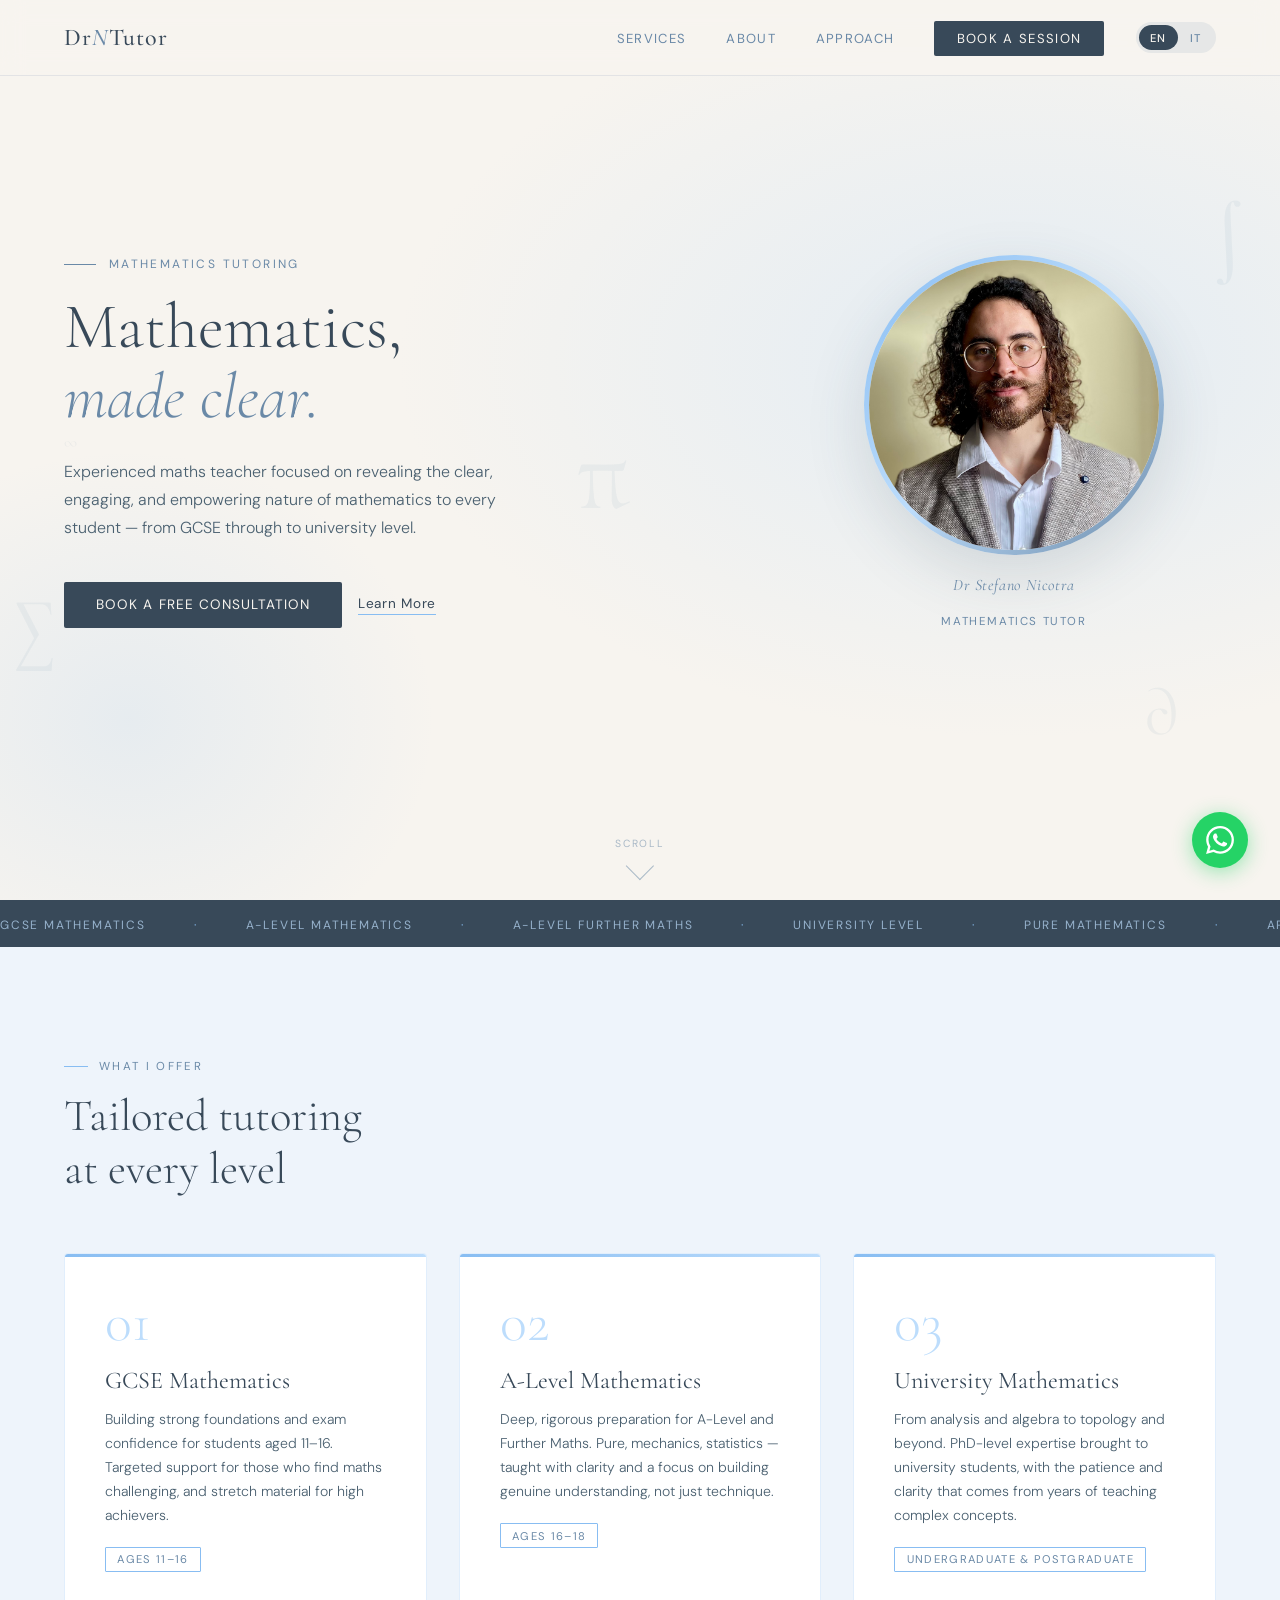
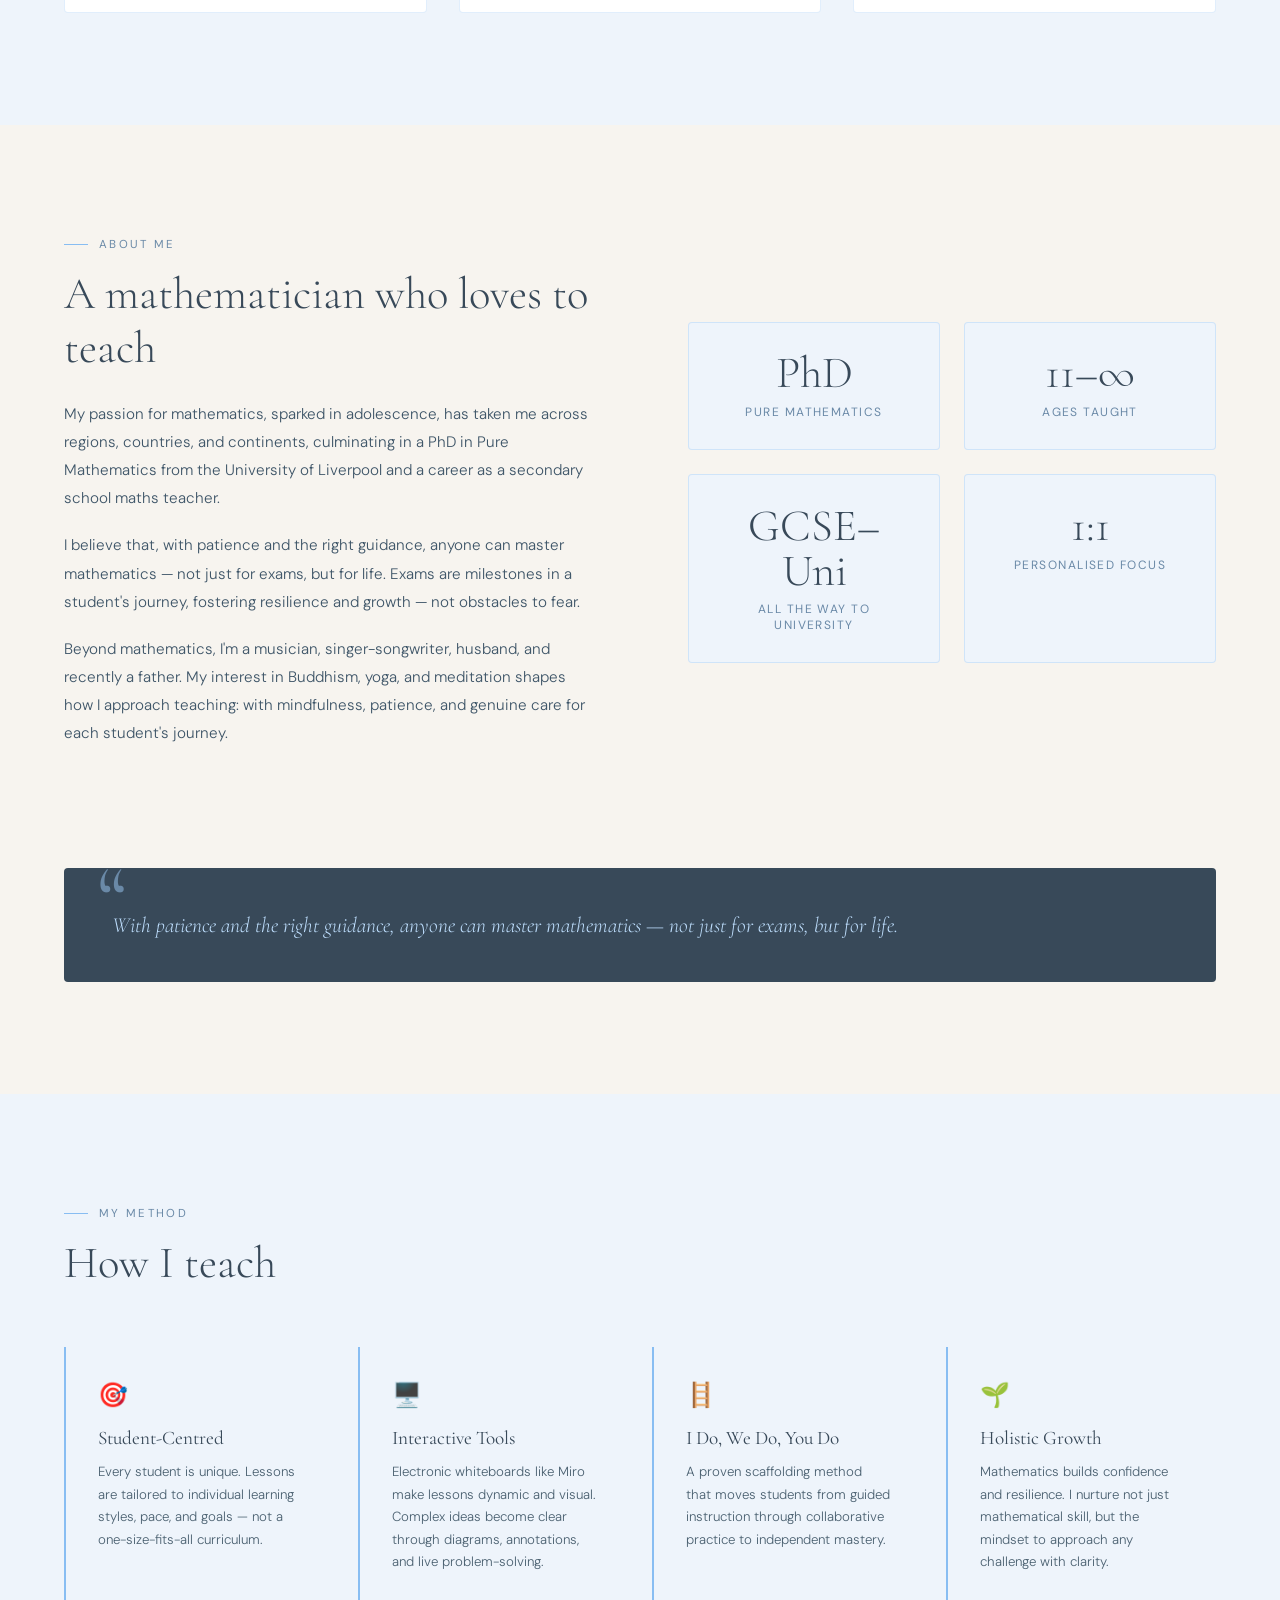
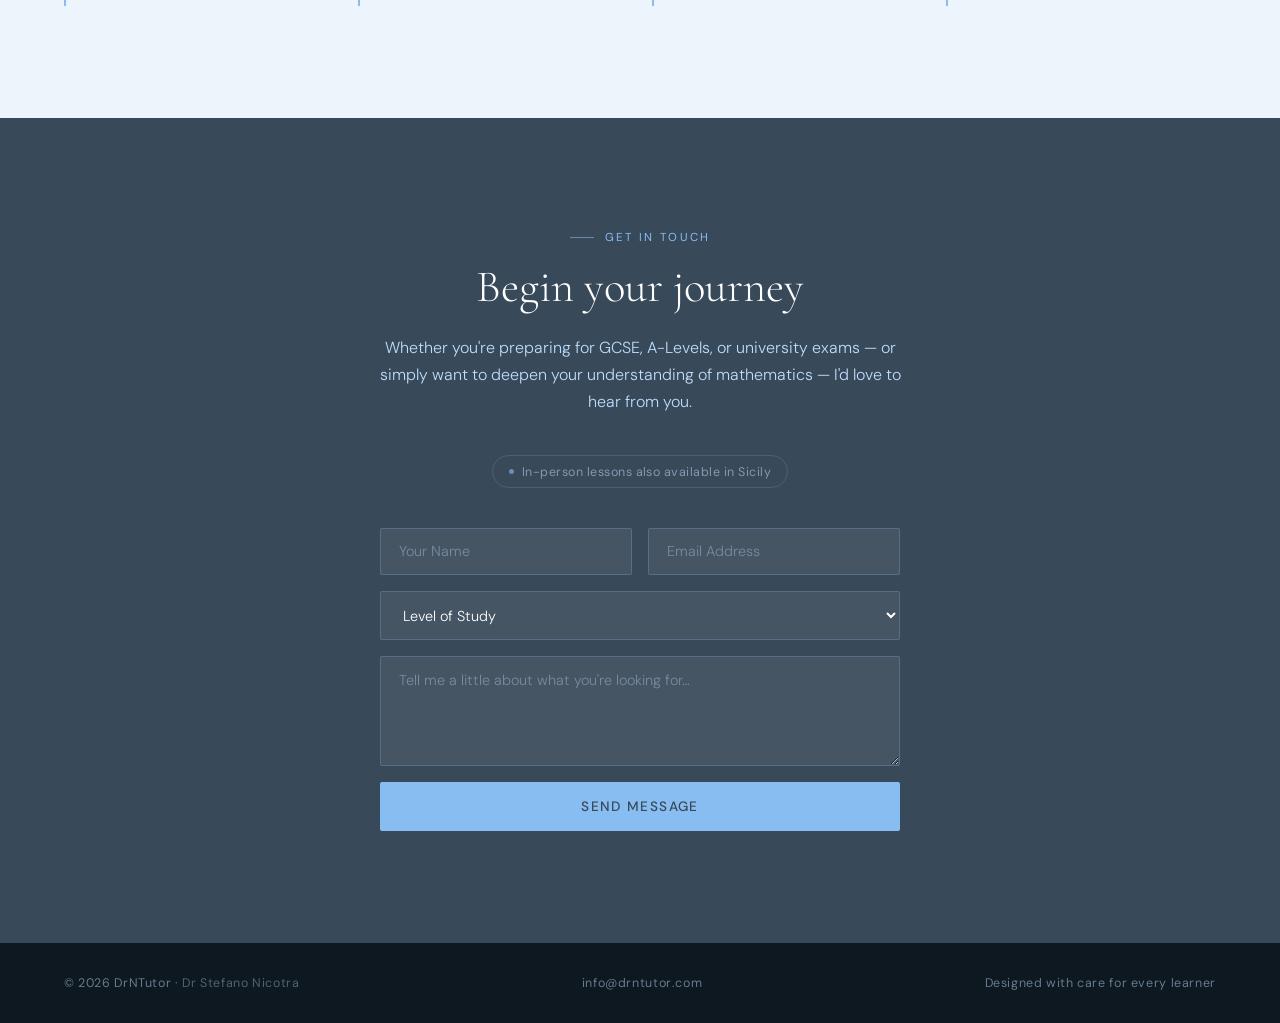
<file: index.html>
<!DOCTYPE html>
<html lang="en">
<head>
  <meta charset="UTF-8">
  <meta name="viewport" content="width=device-width, initial-scale=1.0">
  <title>DrNTutor — Mathematics Tutoring</title>
  <meta name="description" content="Expert mathematics tutoring by Dr Stefano Nicotra. GCSE, A-Level, and university-level maths — online and in person in Sicily. Book a free consultation today.">
  <link rel="canonical" href="https://drntutor.com/">
  <link rel="alternate" hreflang="en" href="https://drntutor.com/">
  <link rel="alternate" hreflang="it" href="https://drntutor.com/it/">
  <link rel="alternate" hreflang="x-default" href="https://drntutor.com/">
  <link rel="preconnect" href="https://fonts.googleapis.com">
  <link href="https://fonts.googleapis.com/css2?family=Cormorant+Garamond:ital,wght@0,300;0,400;0,500;1,300;1,400&family=DM+Sans:wght@300;400;500&display=swap" rel="stylesheet">
  <link rel="stylesheet" href="style.css">
</head>
<body>

  <!-- NAV -->
  <nav>
    <div class="nav-logo">Dr<span>N</span>Tutor</div>
    <div class="nav-right">
      <ul class="nav-links">
        <li><a href="#services">Services</a></li>
        <li><a href="#about">About</a></li>
        <li><a href="#approach">Approach</a></li>
        <li><a href="#contact" class="nav-cta">Book a Session</a></li>
      </ul>
      <div class="lang-toggle">
        <a href="/" class="lang-btn active">EN</a>
        <a href="/it/" class="lang-btn">IT</a>
      </div>
    </div>
  </nav>

  <!-- HERO -->
  <section class="hero" id="home">
    <div class="hero-bg"></div>
    <span class="math-float">∑</span><span class="math-float">∫</span>
    <span class="math-float">∂</span><span class="math-float">π</span><span class="math-float">∞</span>

    <div class="hero-inner">
      <!-- TEXT -->
      <div class="hero-content reveal">
        <div class="hero-eyebrow">Mathematics Tutoring</div>
        <h1 class="hero-title">Mathematics,<br><em>made clear.</em></h1>
        <p class="hero-sub">
          Experienced maths teacher focused on revealing the clear, engaging, and empowering nature of mathematics to every student — from GCSE through to university level.
        </p>
        <div class="hero-actions">
          <a href="#contact" class="btn-primary">Book a Free Consultation</a>
          <a href="#about" class="btn-secondary">Learn More</a>
        </div>
      </div>

      <!-- PORTRAIT -->
      <div class="hero-portrait-wrap reveal" style="transition-delay:0.2s">
        <div class="portrait-ring">
          <div class="portrait-inner">
            <img id="portrait-img" src="images/portrait.jpg" alt="Dr Stefano Nicotra">
          </div>
        </div>
        <div class="portrait-name">Dr Stefano Nicotra</div>
        <div class="portrait-role">Mathematics Tutor</div>
      </div>
    </div>

    <!-- SCROLL HINT -->
    <div class="scroll-hint">
      <span>Scroll</span>
      <div class="scroll-arrow"></div>
    </div>
  </section>

  <!-- STRIP -->
  <div class="strip">
    <div class="strip-inner">
      <span>GCSE Mathematics</span><span class="strip-dot">·</span>
      <span>A-Level Mathematics</span><span class="strip-dot">·</span>
      <span>A-Level Further Maths</span><span class="strip-dot">·</span>
      <span>University Level</span><span class="strip-dot">·</span>
      <span>Pure Mathematics</span><span class="strip-dot">·</span>
      <span>Applied Mathematics</span><span class="strip-dot">·</span>
      <span>Statistics</span><span class="strip-dot">·</span>
      <span>Online Lessons</span><span class="strip-dot">·</span>
      <span>GCSE Mathematics</span><span class="strip-dot">·</span>
      <span>A-Level Mathematics</span><span class="strip-dot">·</span>
      <span>A-Level Further Maths</span><span class="strip-dot">·</span>
      <span>University Level</span><span class="strip-dot">·</span>
      <span>Pure Mathematics</span><span class="strip-dot">·</span>
      <span>Applied Mathematics</span><span class="strip-dot">·</span>
      <span>Statistics</span><span class="strip-dot">·</span>
      <span>Online Lessons</span><span class="strip-dot">·</span>
    </div>
  </div>

  <!-- SERVICES -->
  <section class="services" id="services">
    <div class="section-label">What I Offer</div>
    <h2 class="section-title">Tailored tutoring<br>at every level</h2>
    <div class="services-grid">
      <div class="service-card reveal">
        <div class="service-num">01</div>
        <div class="service-name">GCSE Mathematics</div>
        <p class="service-desc">
          Building strong foundations and exam confidence for students aged 11–16. Targeted support for those who find maths challenging, and stretch material for high achievers.
        </p>
        <span class="service-tag">Ages 11–16</span>
      </div>
      <div class="service-card reveal" style="transition-delay:0.1s">
        <div class="service-num">02</div>
        <div class="service-name">A-Level Mathematics</div>
        <p class="service-desc">
          Deep, rigorous preparation for A-Level and Further Maths. Pure, mechanics, statistics — taught with clarity and a focus on building genuine understanding, not just technique.
        </p>
        <span class="service-tag">Ages 16–18</span>
      </div>
      <div class="service-card reveal" style="transition-delay:0.2s">
        <div class="service-num">03</div>
        <div class="service-name">University Mathematics</div>
        <p class="service-desc">
          From analysis and algebra to topology and beyond. PhD-level expertise brought to university students, with the patience and clarity that comes from years of teaching complex concepts.
        </p>
        <span class="service-tag">Undergraduate &amp; Postgraduate</span>
      </div>
    </div>
  </section>

  <!-- ABOUT -->
  <section id="about">
    <div class="about-grid">
      <div class="reveal">
        <div class="section-label">About Me</div>
        <h2 class="section-title">A mathematician who loves to teach</h2>
        <div class="about-body">
          <p>
            My passion for mathematics, sparked in adolescence, has taken me across regions, countries, and continents, culminating in a PhD in Pure Mathematics from the University of Liverpool and a career as a secondary school maths teacher.
          </p>
          <p>
            I believe that, with patience and the right guidance, anyone can master mathematics — not just for exams, but for life. Exams are milestones in a student's journey, fostering resilience and growth — not obstacles to fear.
          </p>
          <p>
            Beyond mathematics, I'm a musician, singer-songwriter, husband, and recently a father. My interest in Buddhism, yoga, and meditation shapes how I approach teaching: with mindfulness, patience, and genuine care for each student's journey.
          </p>
        </div>
      </div>
      <div class="reveal" style="transition-delay:0.15s">
        <div class="about-stats">
          <div class="stat-box"><div class="stat-num">PhD</div><div class="stat-label">Pure Mathematics</div></div>
          <div class="stat-box"><div class="stat-num">11–∞</div><div class="stat-label">Ages Taught</div></div>
          <div class="stat-box"><div class="stat-num">GCSE–Uni</div><div class="stat-label">All the way to University</div></div>
          <div class="stat-box"><div class="stat-num">1:1</div><div class="stat-label">Personalised Focus</div></div>
        </div>
      </div>
      <div class="about-quote reveal">
        <p>
          With patience and the right guidance, anyone can master mathematics — not just for exams, but for life.
        </p>
      </div>
    </div>
  </section>

  <!-- APPROACH -->
  <section class="approach" id="approach">
    <div class="section-label">My Method</div>
    <h2 class="section-title">How I teach</h2>
    <div class="approach-grid">
      <div class="approach-item reveal">
        <div class="approach-icon">🎯</div>
        <div class="approach-title">Student-Centred</div>
        <p class="approach-text">Every student is unique. Lessons are tailored to individual learning styles, pace, and goals — not a one-size-fits-all curriculum.</p>
      </div>
      <div class="approach-item reveal" style="transition-delay:0.1s">
        <div class="approach-icon">🖥️</div>
        <div class="approach-title">Interactive Tools</div>
        <p class="approach-text">Electronic whiteboards like Miro make lessons dynamic and visual. Complex ideas become clear through diagrams, annotations, and live problem-solving.</p>
      </div>
      <div class="approach-item reveal" style="transition-delay:0.2s">
        <div class="approach-icon">🪜</div>
        <div class="approach-title">I Do, We Do, You Do</div>
        <p class="approach-text">A proven scaffolding method that moves students from guided instruction through collaborative practice to independent mastery.</p>
      </div>
      <div class="approach-item reveal" style="transition-delay:0.3s">
        <div class="approach-icon">🌱</div>
        <div class="approach-title">Holistic Growth</div>
        <p class="approach-text">Mathematics builds confidence and resilience. I nurture not just mathematical skill, but the mindset to approach any challenge with clarity.</p>
      </div>
    </div>
  </section>

  <!-- CONTACT -->
  <section class="contact" id="contact">
    <div class="section-label">Get in Touch</div>
    <h2 class="section-title">Begin your journey</h2>
    <p class="contact-sub">
      Whether you're preparing for GCSE, A-Levels, or university exams — or simply want to deepen your understanding of mathematics — I'd love to hear from you.
    </p>
    <div class="sicily-note">
      <div class="dot"></div>
      <span>In-person lessons also available in Sicily</span>
    </div>
    <form class="contact-form" action="https://formspree.io/f/myknzodw" method="POST">
      <div class="form-row">
        <input class="form-input" type="text" name="name" placeholder="Your Name">
        <input class="form-input" type="email" name="email" placeholder="Email Address">
      </div>
      <select class="form-input" name="level">
        <option value="" disabled selected>Level of Study</option>
        <option>GCSE (Ages 11–16)</option>
        <option>A-Level / Further Maths</option>
        <option>University Level</option>
        <option>Other</option>
      </select>
      <textarea class="form-input" name="message" placeholder="Tell me a little about what you're looking for…"></textarea>
      <button class="btn-form" type="submit">Send Message</button>
    </form>
  </section>

  <!-- FOOTER -->
  <footer>
    <div>© 2026 DrNTutor · <span style="opacity:0.75">Dr Stefano Nicotra</span></div>
    <div>info@drntutor.com</div>
    <div>Designed with care for every learner</div>
  </footer>

  <!-- WHATSAPP FLOATING BUTTON -->
  <!-- Replace YOURPHONENUMBER with your number: country code + digits, no + or spaces (e.g. 447911123456) -->
  <a href="https://wa.me/+447492502387" class="whatsapp-btn" target="_blank" rel="noopener noreferrer" aria-label="Chat on WhatsApp">
    <svg xmlns="http://www.w3.org/2000/svg" width="28" height="28" viewBox="0 0 24 24" fill="white">
      <path d="M17.472 14.382c-.297-.149-1.758-.867-2.03-.967-.273-.099-.471-.148-.67.15-.197.297-.767.966-.94 1.164-.173.199-.347.223-.644.075-.297-.15-1.255-.463-2.39-1.475-.883-.788-1.48-1.761-1.653-2.059-.173-.297-.018-.458.13-.606.134-.133.298-.347.446-.52.149-.174.198-.298.298-.497.099-.198.05-.371-.025-.52-.075-.149-.669-1.612-.916-2.207-.242-.579-.487-.5-.669-.51-.173-.008-.371-.01-.57-.01-.198 0-.52.074-.792.372-.272.297-1.04 1.016-1.04 2.479 0 1.462 1.065 2.875 1.213 3.074.149.198 2.096 3.2 5.077 4.487.709.306 1.262.489 1.694.625.712.227 1.36.195 1.871.118.571-.085 1.758-.719 2.006-1.413.248-.694.248-1.289.173-1.413-.074-.124-.272-.198-.57-.347m-5.421 7.403h-.004a9.87 9.87 0 01-5.031-1.378l-.361-.214-3.741.982.998-3.648-.235-.374a9.86 9.86 0 01-1.51-5.26c.001-5.45 4.436-9.884 9.888-9.884 2.64 0 5.122 1.03 6.988 2.898a9.825 9.825 0 012.893 6.994c-.003 5.45-4.437 9.884-9.885 9.884m8.413-18.297A11.815 11.815 0 0012.05 0C5.495 0 .16 5.335.157 11.892c0 2.096.547 4.142 1.588 5.945L.057 24l6.305-1.654a11.882 11.882 0 005.683 1.448h.005c6.554 0 11.89-5.335 11.893-11.893a11.821 11.821 0 00-3.48-8.413z"/>
    </svg>
  </a>

  <script src="main.js"></script>
</body>
</html>
</file>
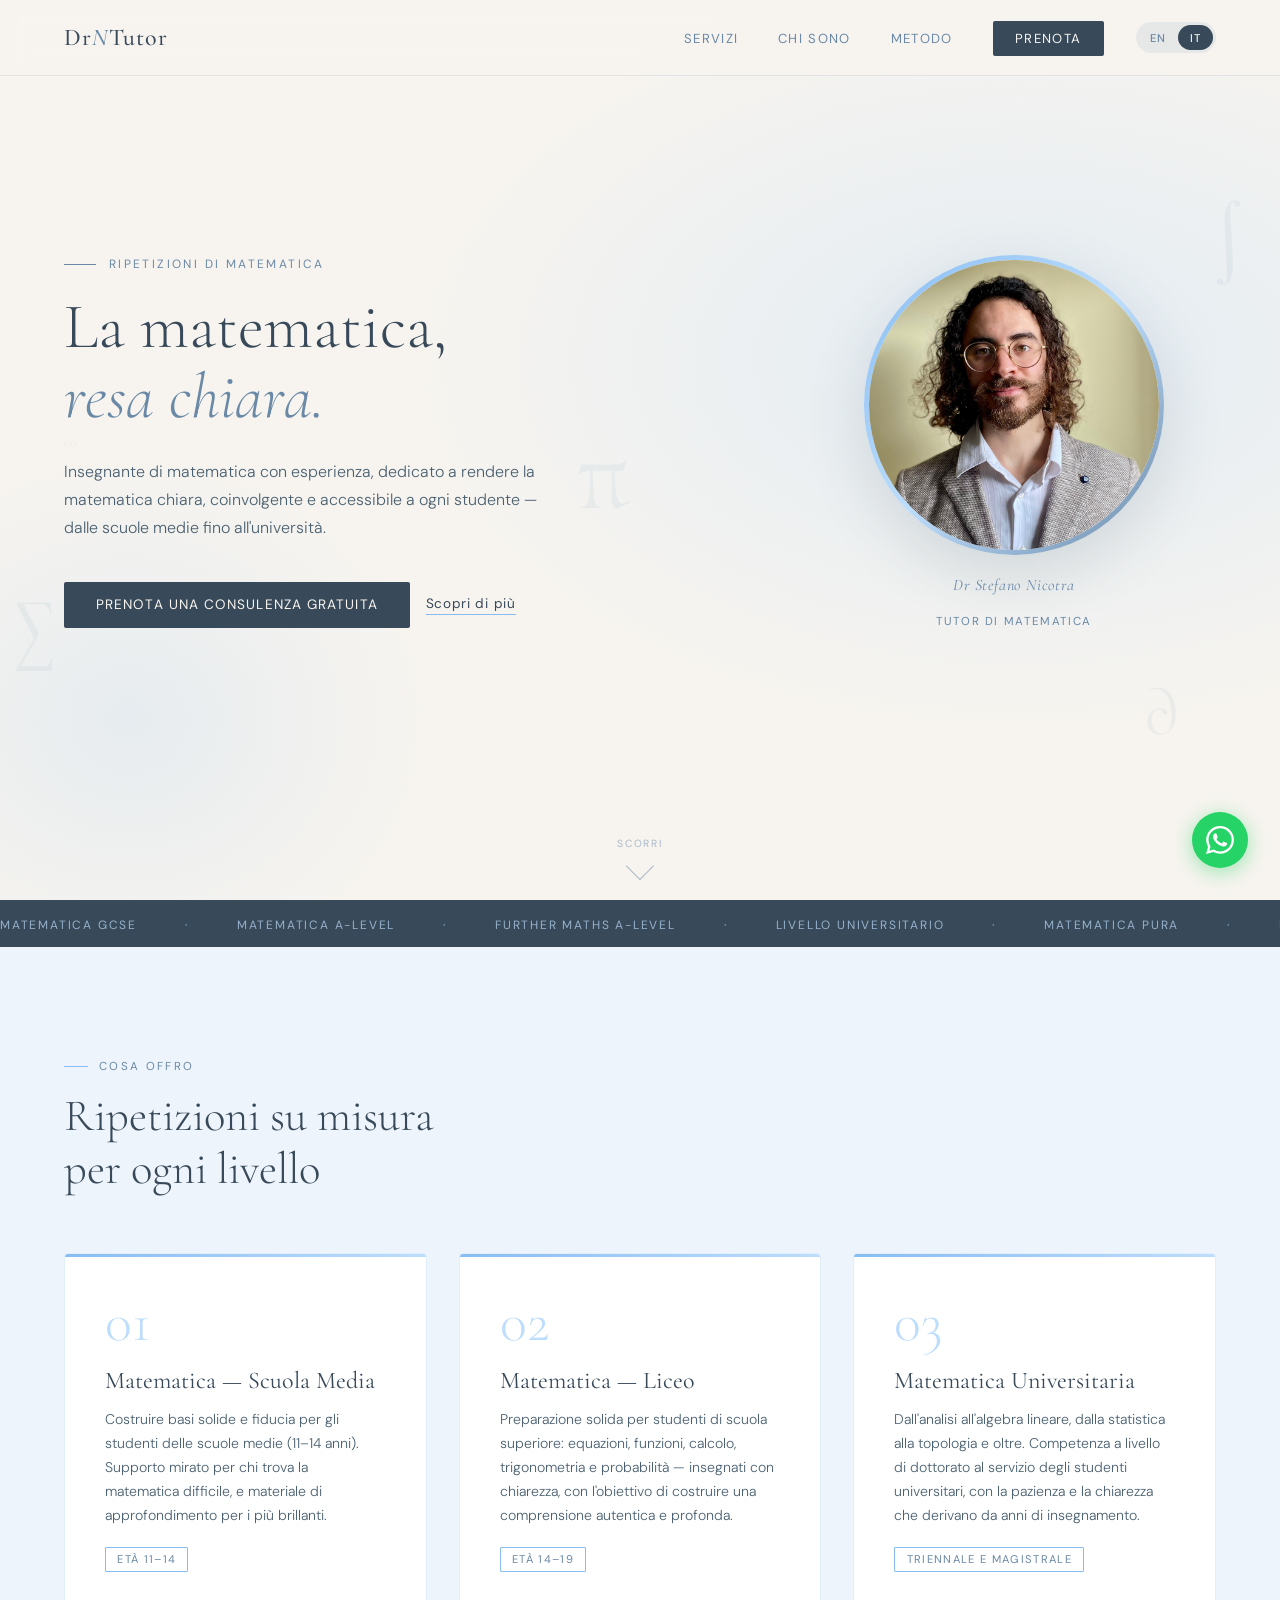
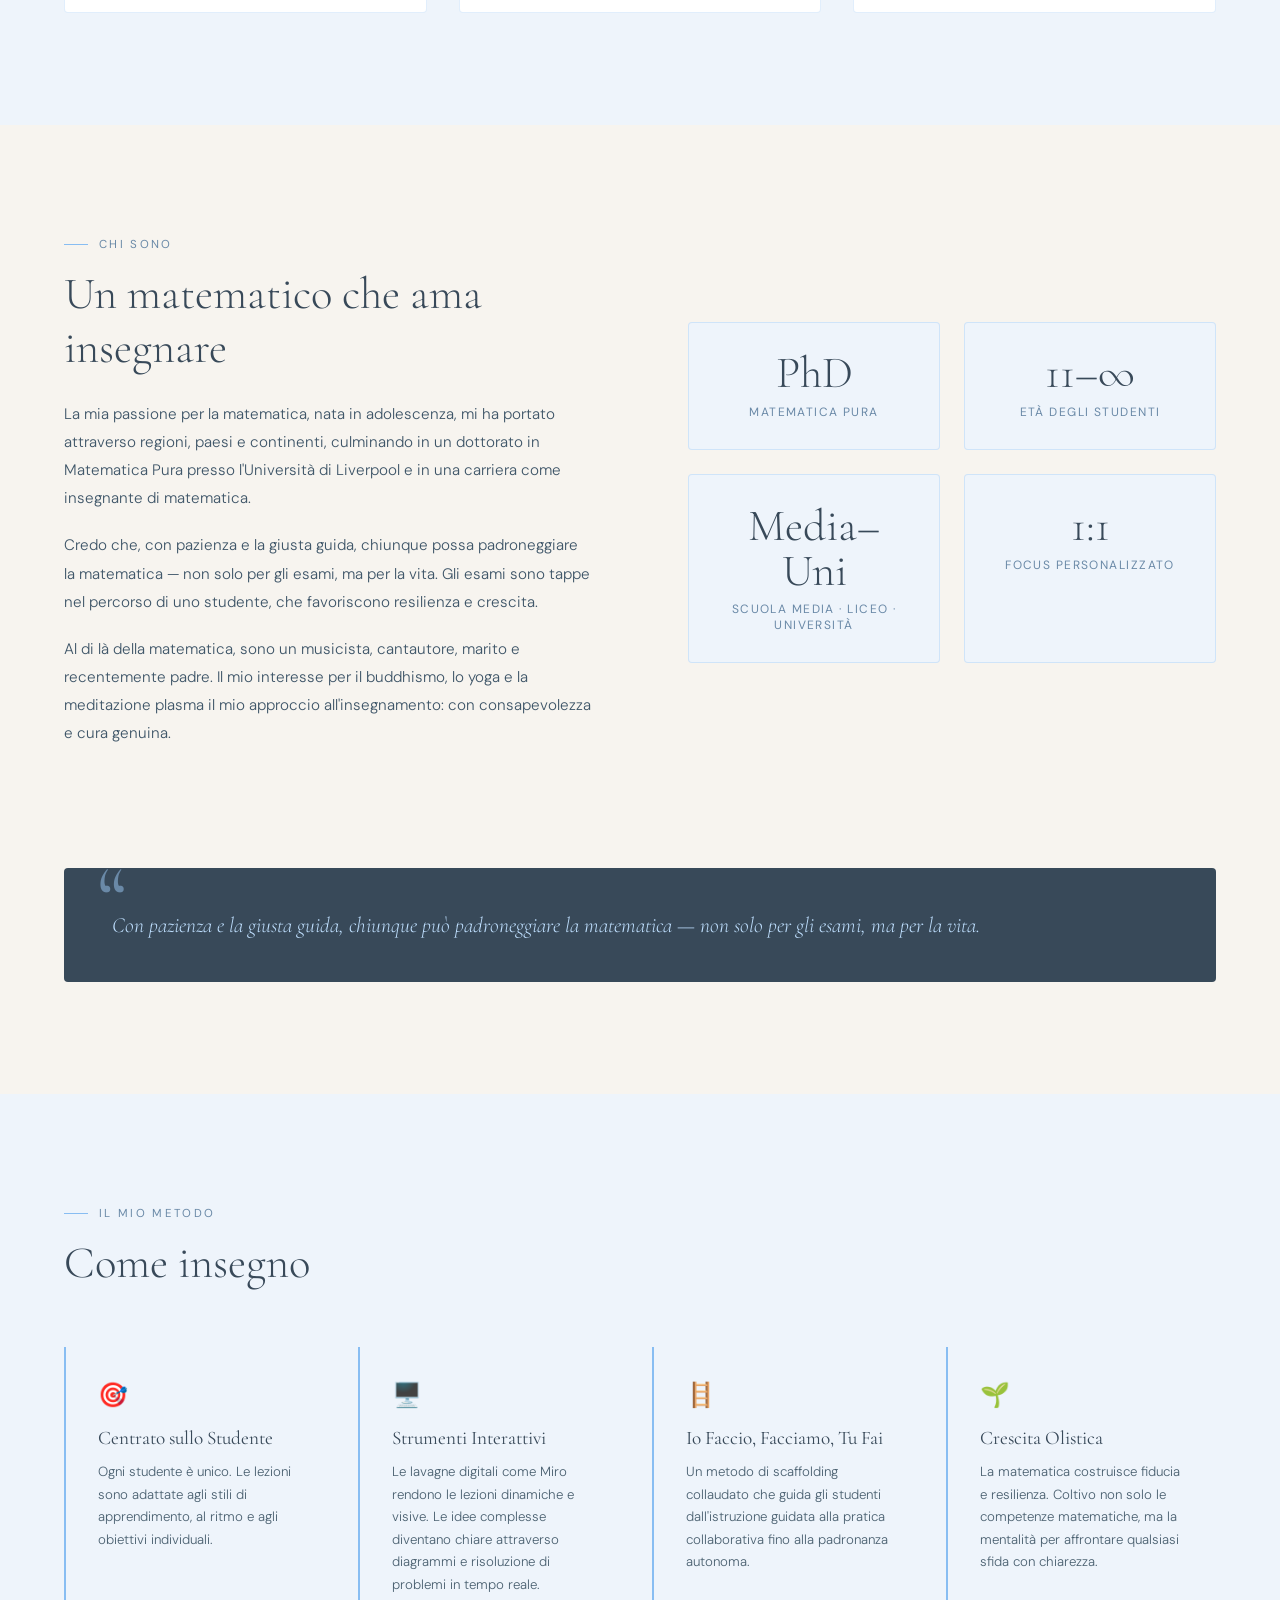
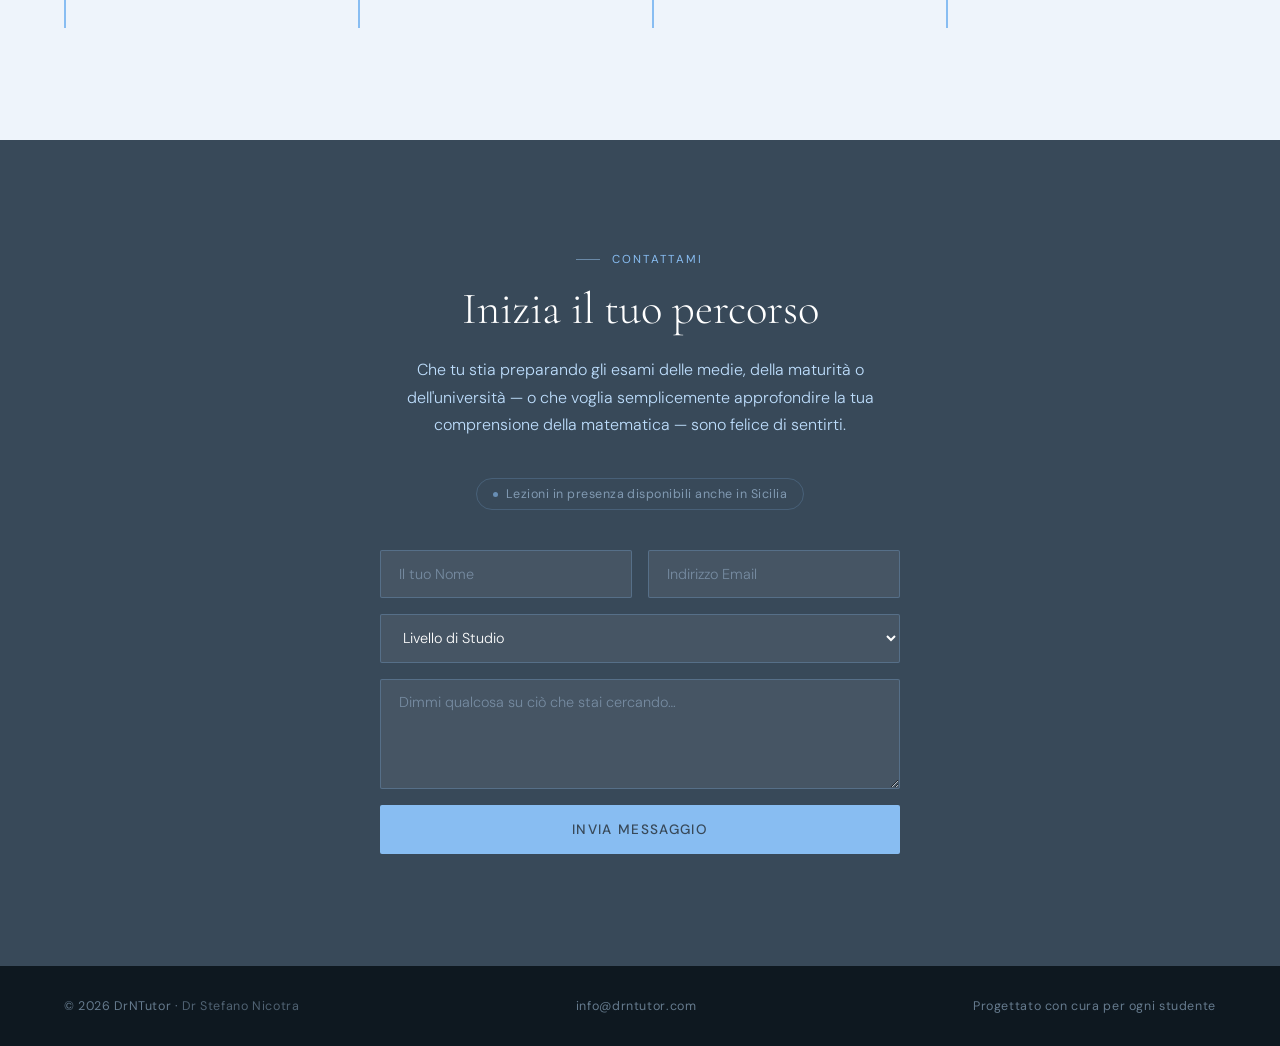
<file: it/index.html>
<!DOCTYPE html>
<html lang="it">
<head>
  <meta charset="UTF-8">
  <meta name="viewport" content="width=device-width, initial-scale=1.0">
  <title>DrNTutor — Ripetizioni di Matematica</title>
  <meta name="description" content="Ripetizioni di matematica con il Dr Stefano Nicotra. Scuola media, liceo e università — online e in presenza in Sicilia. Prenota una consulenza gratuita.">
  <link rel="canonical" href="https://drntutor.com/it/">
  <link rel="alternate" hreflang="en" href="https://drntutor.com/">
  <link rel="alternate" hreflang="it" href="https://drntutor.com/it/">
  <link rel="alternate" hreflang="x-default" href="https://drntutor.com/">
  <link rel="preconnect" href="https://fonts.googleapis.com">
  <link href="https://fonts.googleapis.com/css2?family=Cormorant+Garamond:ital,wght@0,300;0,400;0,500;1,300;1,400&family=DM+Sans:wght@300;400;500&display=swap" rel="stylesheet">
  <link rel="stylesheet" href="../style.css">
</head>
<body>

  <!-- NAV -->
  <nav>
    <div class="nav-logo">Dr<span>N</span>Tutor</div>
    <div class="nav-right">
      <ul class="nav-links">
        <li><a href="#servizi">Servizi</a></li>
        <li><a href="#chi-sono">Chi sono</a></li>
        <li><a href="#metodo">Metodo</a></li>
        <li><a href="#contatto" class="nav-cta">Prenota</a></li>
      </ul>
      <div class="lang-toggle">
        <a href="/" class="lang-btn">EN</a>
        <a href="/it/" class="lang-btn active">IT</a>
      </div>
    </div>
  </nav>

  <!-- HERO -->
  <section class="hero" id="home">
    <div class="hero-bg"></div>
    <span class="math-float">∑</span><span class="math-float">∫</span>
    <span class="math-float">∂</span><span class="math-float">π</span><span class="math-float">∞</span>

    <div class="hero-inner">
      <!-- TEXT -->
      <div class="hero-content reveal">
        <div class="hero-eyebrow">Ripetizioni di Matematica</div>
        <h1 class="hero-title">La matematica,<br><em>resa chiara.</em></h1>
        <p class="hero-sub">
          Insegnante di matematica con esperienza, dedicato a rendere la matematica chiara, coinvolgente e accessibile a ogni studente — dalle scuole medie fino all'università.
        </p>
        <div class="hero-actions">
          <a href="#contatto" class="btn-primary">Prenota una Consulenza Gratuita</a>
          <a href="#chi-sono" class="btn-secondary">Scopri di più</a>
        </div>
      </div>

      <!-- PORTRAIT -->
      <div class="hero-portrait-wrap reveal" style="transition-delay:0.2s">
        <div class="portrait-ring">
          <div class="portrait-inner">
            <img id="portrait-img" src="../images/portrait.jpg" alt="Dr Stefano Nicotra">
          </div>
        </div>
        <div class="portrait-name">Dr Stefano Nicotra</div>
        <div class="portrait-role">Tutor di Matematica</div>
      </div>
    </div>

    <!-- SCROLL HINT -->
    <div class="scroll-hint">
      <span>Scorri</span>
      <div class="scroll-arrow"></div>
    </div>
  </section>

  <!-- STRIP -->
  <div class="strip">
    <div class="strip-inner">
      <span>Matematica GCSE</span><span class="strip-dot">·</span>
      <span>Matematica A-Level</span><span class="strip-dot">·</span>
      <span>Further Maths A-Level</span><span class="strip-dot">·</span>
      <span>Livello Universitario</span><span class="strip-dot">·</span>
      <span>Matematica Pura</span><span class="strip-dot">·</span>
      <span>Matematica Applicata</span><span class="strip-dot">·</span>
      <span>Statistica</span><span class="strip-dot">·</span>
      <span>Lezioni Online</span><span class="strip-dot">·</span>
      <span>Matematica GCSE</span><span class="strip-dot">·</span>
      <span>Matematica A-Level</span><span class="strip-dot">·</span>
      <span>Further Maths A-Level</span><span class="strip-dot">·</span>
      <span>Livello Universitario</span><span class="strip-dot">·</span>
      <span>Matematica Pura</span><span class="strip-dot">·</span>
      <span>Matematica Applicata</span><span class="strip-dot">·</span>
      <span>Statistica</span><span class="strip-dot">·</span>
      <span>Lezioni Online</span><span class="strip-dot">·</span>
    </div>
  </div>

  <!-- SERVIZI -->
  <section class="services" id="servizi">
    <div class="section-label">Cosa Offro</div>
    <h2 class="section-title">Ripetizioni su misura<br>per ogni livello</h2>
    <div class="services-grid">
      <div class="service-card reveal">
        <div class="service-num">01</div>
        <div class="service-name">Matematica — Scuola Media</div>
        <p class="service-desc">
          Costruire basi solide e fiducia per gli studenti delle scuole medie (11–14 anni). Supporto mirato per chi trova la matematica difficile, e materiale di approfondimento per i più brillanti.
        </p>
        <span class="service-tag">Età 11–14</span>
      </div>
      <div class="service-card reveal" style="transition-delay:0.1s">
        <div class="service-num">02</div>
        <div class="service-name">Matematica — Liceo</div>
        <p class="service-desc">
          Preparazione solida per studenti di scuola superiore: equazioni, funzioni, calcolo, trigonometria e probabilità — insegnati con chiarezza, con l'obiettivo di costruire una comprensione autentica e profonda.
        </p>
        <span class="service-tag">Età 14–19</span>
      </div>
      <div class="service-card reveal" style="transition-delay:0.2s">
        <div class="service-num">03</div>
        <div class="service-name">Matematica Universitaria</div>
        <p class="service-desc">
          Dall'analisi all'algebra lineare, dalla statistica alla topologia e oltre. Competenza a livello di dottorato al servizio degli studenti universitari, con la pazienza e la chiarezza che derivano da anni di insegnamento.
        </p>
        <span class="service-tag">Triennale e Magistrale</span>
      </div>
    </div>
  </section>

  <!-- CHI SONO -->
  <section id="chi-sono">
    <div class="about-grid">
      <div class="reveal">
        <div class="section-label">Chi Sono</div>
        <h2 class="section-title">Un matematico che ama insegnare</h2>
        <div class="about-body">
          <p>
            La mia passione per la matematica, nata in adolescenza, mi ha portato attraverso regioni, paesi e continenti, culminando in un dottorato in Matematica Pura presso l'Università di Liverpool e in una carriera come insegnante di matematica.
          </p>
          <p>
            Credo che, con pazienza e la giusta guida, chiunque possa padroneggiare la matematica — non solo per gli esami, ma per la vita. Gli esami sono tappe nel percorso di uno studente, che favoriscono resilienza e crescita.
          </p>
          <p>
            Al di là della matematica, sono un musicista, cantautore, marito e recentemente padre. Il mio interesse per il buddhismo, lo yoga e la meditazione plasma il mio approccio all'insegnamento: con consapevolezza e cura genuina.
          </p>
        </div>
      </div>
      <div class="reveal" style="transition-delay:0.15s">
        <div class="about-stats">
          <div class="stat-box"><div class="stat-num">PhD</div><div class="stat-label">Matematica Pura</div></div>
          <div class="stat-box"><div class="stat-num">11–∞</div><div class="stat-label">Età degli Studenti</div></div>
          <div class="stat-box"><div class="stat-num">Media–Uni</div><div class="stat-label">Scuola Media · Liceo · Università</div></div>
          <div class="stat-box"><div class="stat-num">1:1</div><div class="stat-label">Focus Personalizzato</div></div>
        </div>
      </div>
      <div class="about-quote reveal">
        <p>
          Con pazienza e la giusta guida, chiunque può padroneggiare la matematica — non solo per gli esami, ma per la vita.
        </p>
      </div>
    </div>
  </section>

  <!-- METODO -->
  <section class="approach" id="metodo">
    <div class="section-label">Il Mio Metodo</div>
    <h2 class="section-title">Come insegno</h2>
    <div class="approach-grid">
      <div class="approach-item reveal">
        <div class="approach-icon">🎯</div>
        <div class="approach-title">Centrato sullo Studente</div>
        <p class="approach-text">Ogni studente è unico. Le lezioni sono adattate agli stili di apprendimento, al ritmo e agli obiettivi individuali.</p>
      </div>
      <div class="approach-item reveal" style="transition-delay:0.1s">
        <div class="approach-icon">🖥️</div>
        <div class="approach-title">Strumenti Interattivi</div>
        <p class="approach-text">Le lavagne digitali come Miro rendono le lezioni dinamiche e visive. Le idee complesse diventano chiare attraverso diagrammi e risoluzione di problemi in tempo reale.</p>
      </div>
      <div class="approach-item reveal" style="transition-delay:0.2s">
        <div class="approach-icon">🪜</div>
        <div class="approach-title">Io Faccio, Facciamo, Tu Fai</div>
        <p class="approach-text">Un metodo di scaffolding collaudato che guida gli studenti dall'istruzione guidata alla pratica collaborativa fino alla padronanza autonoma.</p>
      </div>
      <div class="approach-item reveal" style="transition-delay:0.3s">
        <div class="approach-icon">🌱</div>
        <div class="approach-title">Crescita Olistica</div>
        <p class="approach-text">La matematica costruisce fiducia e resilienza. Coltivo non solo le competenze matematiche, ma la mentalità per affrontare qualsiasi sfida con chiarezza.</p>
      </div>
    </div>
  </section>

  <!-- CONTATTO -->
  <section class="contact" id="contatto">
    <div class="section-label">Contattami</div>
    <h2 class="section-title">Inizia il tuo percorso</h2>
    <p class="contact-sub">
      Che tu stia preparando gli esami delle medie, della maturità o dell'università — o che voglia semplicemente approfondire la tua comprensione della matematica — sono felice di sentirti.
    </p>
    <div class="sicily-note">
      <div class="dot"></div>
      <span>Lezioni in presenza disponibili anche in Sicilia</span>
    </div>
    <form class="contact-form" action="https://formspree.io/f/myknzodw" method="POST">
      <input type="hidden" name="_language" value="it">
      <div class="form-row">
        <input class="form-input" type="text" name="name" placeholder="Il tuo Nome">
        <input class="form-input" type="email" name="email" placeholder="Indirizzo Email">
      </div>
      <select class="form-input" name="level">
        <option value="" disabled selected>Livello di Studio</option>
        <option>Scuola Media (11–14 anni)</option>
        <option>Scuola Superiore (14–19 anni)</option>
        <option>Livello Universitario</option>
        <option>Altro</option>
      </select>
      <textarea class="form-input" name="message" placeholder="Dimmi qualcosa su ciò che stai cercando…"></textarea>
      <button class="btn-form" type="submit">Invia Messaggio</button>
    </form>
  </section>

  <!-- FOOTER -->
  <footer>
    <div>© 2026 DrNTutor · <span style="opacity:0.75">Dr Stefano Nicotra</span></div>
    <div>info@drntutor.com</div>
    <div>Progettato con cura per ogni studente</div>
  </footer>

  <!-- WHATSAPP FLOATING BUTTON -->
  <!-- Replace YOURPHONENUMBER with your number: country code + digits, no + or spaces (e.g. 393331234567) -->
  <a href="https://wa.me/+447492502387" class="whatsapp-btn" target="_blank" rel="noopener noreferrer" aria-label="Chatta su WhatsApp">
    <svg xmlns="http://www.w3.org/2000/svg" width="28" height="28" viewBox="0 0 24 24" fill="white">
      <path d="M17.472 14.382c-.297-.149-1.758-.867-2.03-.967-.273-.099-.471-.148-.67.15-.197.297-.767.966-.94 1.164-.173.199-.347.223-.644.075-.297-.15-1.255-.463-2.39-1.475-.883-.788-1.48-1.761-1.653-2.059-.173-.297-.018-.458.13-.606.134-.133.298-.347.446-.52.149-.174.198-.298.298-.497.099-.198.05-.371-.025-.52-.075-.149-.669-1.612-.916-2.207-.242-.579-.487-.5-.669-.51-.173-.008-.371-.01-.57-.01-.198 0-.52.074-.792.372-.272.297-1.04 1.016-1.04 2.479 0 1.462 1.065 2.875 1.213 3.074.149.198 2.096 3.2 5.077 4.487.709.306 1.262.489 1.694.625.712.227 1.36.195 1.871.118.571-.085 1.758-.719 2.006-1.413.248-.694.248-1.289.173-1.413-.074-.124-.272-.198-.57-.347m-5.421 7.403h-.004a9.87 9.87 0 01-5.031-1.378l-.361-.214-3.741.982.998-3.648-.235-.374a9.86 9.86 0 01-1.51-5.26c.001-5.45 4.436-9.884 9.888-9.884 2.64 0 5.122 1.03 6.988 2.898a9.825 9.825 0 012.893 6.994c-.003 5.45-4.437 9.884-9.885 9.884m8.413-18.297A11.815 11.815 0 0012.05 0C5.495 0 .16 5.335.157 11.892c0 2.096.547 4.142 1.588 5.945L.057 24l6.305-1.654a11.882 11.882 0 005.683 1.448h.005c6.554 0 11.89-5.335 11.893-11.893a11.821 11.821 0 00-3.48-8.413z"/>
    </svg>
  </a>

  <script src="../main.js"></script>
</body>
</html>
</file>
<file: style.css>
*, *::before, *::after { box-sizing: border-box; margin: 0; padding: 0; }
:root {
  --blue-light: #88BDF2; --blue-deep: #384959;
  --blue-sky: #BDDDFC;   --blue-slate: #6A89A7;
  --cream: #F7F4EF;      --ink: #1a2330; --mist: #eef4fb;
}
html { scroll-behavior: smooth; }
body { font-family: 'DM Sans', sans-serif; background: var(--cream); color: var(--ink); overflow-x: hidden; }

/* NAV */
nav {
  position: fixed; top: 0; left: 0; right: 0; z-index: 100;
  display: flex; justify-content: space-between; align-items: center;
  padding: 1.4rem 4rem;
  background: rgba(247,244,239,0.88);
  backdrop-filter: blur(12px);
  border-bottom: 1px solid rgba(106,137,167,0.15);
}
.nav-logo { font-family: 'Cormorant Garamond', serif; font-size: 1.5rem; font-weight: 500; color: var(--blue-deep); letter-spacing: 0.04em; }
.nav-logo span { color: var(--blue-slate); font-style: italic; }
.nav-right { display: flex; align-items: center; gap: 2rem; }
.nav-links { display: flex; gap: 2.5rem; list-style: none; }
.nav-links a { font-size: 0.82rem; font-weight: 400; color: var(--blue-slate); text-decoration: none; letter-spacing: 0.1em; text-transform: uppercase; transition: color 0.2s; }
.nav-links a:hover { color: var(--blue-deep); }
.nav-cta { background: var(--blue-deep); color: var(--cream) !important; padding: 0.55rem 1.4rem !important; border-radius: 2px; }
.nav-cta:hover { background: var(--blue-slate) !important; }

/* LANG TOGGLE */
.lang-toggle { display: flex; align-items: center; background: rgba(106,137,167,0.12); border-radius: 20px; padding: 3px; }
.lang-btn { font-size: 0.7rem; font-weight: 500; letter-spacing: 0.12em; text-transform: uppercase; border: none; background: transparent; color: var(--blue-slate); padding: 0.32rem 0.72rem; border-radius: 16px; cursor: pointer; transition: background 0.2s, color 0.2s; font-family: 'DM Sans', sans-serif; text-decoration: none; display: inline-block; }
.lang-btn.active { background: var(--blue-deep); color: var(--cream); }

/* HERO */
.hero {
  min-height: 100vh;
  display: flex; flex-direction: column; justify-content: center;
  padding: 0 4rem 6rem; padding-top: 5rem;
  position: relative; overflow: hidden;
}
.hero-bg { position: absolute; inset: 0; z-index: 0; background: radial-gradient(ellipse 70% 60% at 80% 40%, rgba(189,221,252,0.35) 0%, transparent 70%), radial-gradient(ellipse 40% 50% at 10% 80%, rgba(136,189,242,0.15) 0%, transparent 60%); }
.math-float { position: absolute; z-index: 0; font-family: 'Cormorant Garamond', serif; color: rgba(106,137,167,0.08); pointer-events: none; animation: floatUp 20s ease-in-out infinite; }
.math-float:nth-child(1) { font-size: 8rem; top: 15%; left: 3%;   animation-delay: 0s; }
.math-float:nth-child(2) { font-size: 5rem; top: 65%; left: 1%;   animation-delay: 3s; }
.math-float:nth-child(3) { font-size: 6rem; top: 20%; right: 3%;  animation-delay: 6s; }
.math-float:nth-child(4) { font-size: 4rem; top: 75%; right: 8%;  animation-delay: 9s; }
.math-float:nth-child(5) { font-size: 7rem; top: 45%; left: 45%;  animation-delay: 12s; }
@keyframes floatUp { 0%,100% { transform: translateY(0) rotate(-2deg); opacity:.08; } 50% { transform: translateY(-18px) rotate(2deg); opacity:.13; } }

/* HERO INNER */
.hero-inner {
  position: relative; z-index: 1;
  display: grid;
  grid-template-columns: 1fr auto;
  align-items: center;
  gap: 4rem;
  max-width: 1100px;
}
.hero-eyebrow { font-size: 0.75rem; letter-spacing: 0.2em; text-transform: uppercase; color: var(--blue-slate); margin-bottom: 1.2rem; display: flex; align-items: center; gap: 0.8rem; }
.hero-eyebrow::before { content: ''; display: block; width: 2rem; height: 1px; background: var(--blue-slate); }
.hero-title { font-family: 'Cormorant Garamond', serif; font-size: clamp(3rem, 5vw, 4.8rem); font-weight: 300; line-height: 1.1; color: var(--blue-deep); margin-bottom: 1.6rem; }
.hero-title em { font-style: italic; color: var(--blue-slate); }
.hero-sub { font-size: 1rem; line-height: 1.75; color: #4a6070; max-width: 480px; margin-bottom: 2.5rem; font-weight: 300; }
.hero-actions { display: flex; gap: 1rem; align-items: center; }
.btn-primary { background: var(--blue-deep); color: var(--cream); padding: 0.9rem 2rem; border: none; border-radius: 2px; font-family: 'DM Sans', sans-serif; font-size: 0.85rem; font-weight: 400; letter-spacing: 0.08em; text-transform: uppercase; cursor: pointer; text-decoration: none; transition: background 0.25s, transform 0.15s; display: inline-block; }
.btn-primary:hover { background: var(--blue-slate); transform: translateY(-1px); }
.btn-secondary { color: var(--blue-deep); font-size: 0.85rem; font-weight: 400; text-decoration: none; letter-spacing: 0.05em; border-bottom: 1px solid var(--blue-light); padding-bottom: 2px; transition: border-color 0.2s; }
.btn-secondary:hover { border-color: var(--blue-deep); }

/* CIRCULAR PORTRAIT */
.hero-portrait-wrap { display: flex; flex-direction: column; align-items: center; gap: 1.2rem; flex-shrink: 0; }
.portrait-ring { width: 300px; height: 300px; border-radius: 50%; padding: 5px; background: linear-gradient(135deg, var(--blue-light), var(--blue-sky), var(--blue-slate)); box-shadow: 0 20px 60px rgba(56,73,89,0.15); }
.portrait-inner { width: 100%; height: 100%; border-radius: 50%; overflow: hidden; background: var(--mist); display: flex; align-items: center; justify-content: center; position: relative; }
#portrait-img { width: 100%; height: 100%; object-fit: cover; object-position: center top; display: block; }
.portrait-name { font-family: 'Cormorant Garamond', serif; font-size: 1rem; font-weight: 400; font-style: italic; color: var(--blue-slate); letter-spacing: 0.05em; text-align: center; }
.portrait-role { font-size: 0.72rem; letter-spacing: 0.14em; text-transform: uppercase; color: var(--blue-slate); text-align: center; }

/* SCROLL INDICATOR */
.scroll-hint { position: absolute; bottom: 1.5rem; left: 50%; transform: translateX(-50%); z-index: 2; display: flex; flex-direction: column; align-items: center; gap: 0.4rem; opacity: 0.55; animation: fadeInUp 1.2s ease 1.5s both; transition: opacity 0.4s; }
.scroll-hint span { font-size: 0.65rem; letter-spacing: 0.18em; text-transform: uppercase; color: var(--blue-slate); }
.scroll-arrow { width: 20px; height: 20px; border-right: 1.5px solid var(--blue-slate); border-bottom: 1.5px solid var(--blue-slate); transform: rotate(45deg); animation: bounce 1.8s ease-in-out infinite; }
@keyframes bounce { 0%,100% { transform: rotate(45deg) translateY(0); } 50% { transform: rotate(45deg) translateY(5px); } }
@keyframes fadeInUp { from { opacity:0; transform: translateX(-50%) translateY(10px); } to { opacity:.55; transform: translateX(-50%) translateY(0); } }

/* STRIP */
.strip { background: var(--blue-deep); color: var(--blue-sky); padding: 0.8rem 0; overflow: hidden; white-space: nowrap; }
.strip-inner { display: inline-flex; gap: 3rem; animation: marquee 25s linear infinite; font-size: 0.75rem; letter-spacing: 0.15em; text-transform: uppercase; }
.strip-inner span { opacity: 0.7; }
.strip-dot { color: var(--blue-light); opacity: 1 !important; }
@keyframes marquee { from { transform: translateX(0); } to { transform: translateX(-50%); } }

/* SECTIONS */
section { padding: 7rem 4rem; }
.section-label { font-size: 0.72rem; letter-spacing: 0.2em; text-transform: uppercase; color: var(--blue-slate); margin-bottom: 1rem; display: flex; align-items: center; gap: 0.7rem; }
.section-label::before { content: ''; display: block; width: 1.5rem; height: 1px; background: var(--blue-light); }
.section-title { font-family: 'Cormorant Garamond', serif; font-size: clamp(2.2rem, 3.5vw, 3.2rem); font-weight: 300; color: var(--blue-deep); line-height: 1.2; }

/* SERVICES */
.services { background: var(--mist); }
.services-grid { display: grid; grid-template-columns: repeat(3, 1fr); gap: 2rem; margin-top: 3.5rem; }
.service-card { background: white; padding: 2.5rem; border-radius: 4px; border: 1px solid rgba(136,189,242,0.25); position: relative; overflow: hidden; transition: transform 0.25s, box-shadow 0.25s; }
.service-card:hover { transform: translateY(-4px); box-shadow: 0 16px 48px rgba(56,73,89,0.1); }
.service-card::before { content: ''; position: absolute; top: 0; left: 0; right: 0; height: 3px; background: linear-gradient(90deg, var(--blue-light), var(--blue-sky)); }
.service-num { font-family: 'Cormorant Garamond', serif; font-size: 3.5rem; font-weight: 300; color: var(--blue-sky); line-height: 1; margin-bottom: 1rem; }
.service-name { font-family: 'Cormorant Garamond', serif; font-size: 1.5rem; font-weight: 400; color: var(--blue-deep); margin-bottom: 0.8rem; }
.service-desc { font-size: 0.88rem; line-height: 1.7; color: #4a6070; font-weight: 300; }
.service-tag { display: inline-block; margin-top: 1.2rem; font-size: 0.7rem; letter-spacing: 0.12em; text-transform: uppercase; color: var(--blue-slate); border: 1px solid var(--blue-light); padding: 0.3rem 0.7rem; border-radius: 1px; }

/* ABOUT */
.about-grid { display: grid; grid-template-columns: 1fr 1fr; gap: 6rem; align-items: center; }
.about-body { font-size: 0.95rem; line-height: 1.85; color: #3d5467; font-weight: 300; margin-top: 1.5rem; }
.about-body p + p { margin-top: 1.2rem; }
.about-stats { display: grid; grid-template-columns: 1fr 1fr; gap: 1.5rem; }
.stat-box { background: var(--mist); border: 1px solid rgba(136,189,242,0.3); border-radius: 4px; padding: 1.8rem; text-align: center; }
.stat-num { font-family: 'Cormorant Garamond', serif; font-size: 2.8rem; font-weight: 300; color: var(--blue-deep); line-height: 1; }
.stat-label { font-size: 0.75rem; letter-spacing: 0.12em; text-transform: uppercase; color: var(--blue-slate); margin-top: 0.5rem; }
.about-quote { grid-column: 1 / -1; background: var(--blue-deep); color: var(--blue-sky); padding: 2.5rem 3rem; border-radius: 4px; margin-top: 1.5rem; position: relative; }
.about-quote::before { content: '\201C'; font-family: 'Cormorant Garamond', serif; font-size: 6rem; font-weight: 300; color: var(--blue-slate); position: absolute; top: -1rem; left: 2rem; line-height: 1; }
.about-quote p { font-family: 'Cormorant Garamond', serif; font-size: 1.35rem; font-style: italic; font-weight: 300; line-height: 1.6; }

/* APPROACH */
.approach { background: var(--mist); }
.approach-grid { display: grid; grid-template-columns: repeat(4, 1fr); gap: 1.5rem; margin-top: 3.5rem; }
.approach-item { padding: 2rem; border-left: 2px solid var(--blue-light); }
.approach-icon { font-size: 1.5rem; margin-bottom: 1rem; }
.approach-title { font-family: 'Cormorant Garamond', serif; font-size: 1.2rem; color: var(--blue-deep); margin-bottom: 0.7rem; }
.approach-text { font-size: 0.83rem; line-height: 1.7; color: #4a6070; font-weight: 300; }

/* CONTACT */
.contact { background: var(--blue-deep); color: var(--blue-sky); text-align: center; }
.contact .section-label { color: var(--blue-light); justify-content: center; }
.contact .section-label::before { background: var(--blue-slate); }
.contact .section-title { color: white; margin-bottom: 1.2rem; }
.contact-sub { font-size: 1rem; line-height: 1.7; color: var(--blue-sky); max-width: 540px; margin: 0 auto 2.5rem; font-weight: 300; }
.sicily-note { display: inline-flex; align-items: center; gap: 0.5rem; font-size: 0.78rem; color: rgba(189,221,252,0.55); border: 1px solid rgba(136,189,242,0.2); padding: 0.45rem 1rem; border-radius: 20px; margin-bottom: 2.5rem; letter-spacing: 0.04em; }
.sicily-note .dot { width: 5px; height: 5px; border-radius: 50%; background: var(--blue-light); opacity: 0.6; flex-shrink: 0; }
.contact-form { max-width: 520px; margin: 0 auto; display: grid; gap: 1rem; }
.form-row { display: grid; grid-template-columns: 1fr 1fr; gap: 1rem; }
.form-input { background: rgba(255,255,255,0.07); border: 1px solid rgba(136,189,242,0.25); border-radius: 2px; padding: 0.85rem 1.1rem; color: white; font-family: 'DM Sans', sans-serif; font-size: 0.9rem; font-weight: 300; outline: none; transition: border-color 0.2s; width: 100%; }
.form-input::placeholder { color: rgba(189,221,252,0.4); }
.form-input:focus { border-color: var(--blue-light); }
select.form-input option { background: var(--blue-deep); color: white; }
textarea.form-input { resize: vertical; min-height: 110px; }
.btn-form { background: var(--blue-light); color: var(--blue-deep); padding: 1rem 2.5rem; border: none; border-radius: 2px; font-family: 'DM Sans', sans-serif; font-size: 0.85rem; font-weight: 500; letter-spacing: 0.1em; text-transform: uppercase; cursor: pointer; transition: background 0.25s; width: 100%; }
.btn-form:hover { background: var(--blue-sky); }

/* FOOTER */
footer { background: #0e1820; color: rgba(189,221,252,0.5); padding: 2rem 4rem; display: flex; justify-content: space-between; align-items: center; font-size: 0.78rem; letter-spacing: 0.05em; }

/* REVEAL */
.reveal { opacity: 0; transform: translateY(24px); transition: opacity 0.7s ease, transform 0.7s ease; }
.reveal.visible { opacity: 1; transform: translateY(0); }
.hero .reveal { opacity: 1; transform: translateY(0); }

/* WHATSAPP BUTTON */
.whatsapp-btn { position: fixed; bottom: 2rem; right: 2rem; z-index: 200; background: #25D366; color: white; width: 56px; height: 56px; border-radius: 50%; display: flex; align-items: center; justify-content: center; box-shadow: 0 4px 20px rgba(37,211,102,0.45); transition: transform 0.2s, box-shadow 0.2s; text-decoration: none; }
.whatsapp-btn:hover { transform: translateY(-3px); box-shadow: 0 8px 28px rgba(37,211,102,0.55); }

/* RESPONSIVE */
@media (max-width: 900px) {
  nav { padding: 1.2rem 1.5rem; }
  .nav-links { display: none; }
  .hero { padding: 6rem 1.5rem 4rem; }
  .hero-inner { grid-template-columns: 1fr; justify-items: center; text-align: center; gap: 2.5rem; }
  .hero-eyebrow { justify-content: center; }
  .hero-sub { margin-left: auto; margin-right: auto; }
  .hero-actions { justify-content: center; }
  .portrait-ring { width: 240px; height: 240px; }
  section { padding: 5rem 1.5rem; }
  .services-grid { grid-template-columns: 1fr; }
  .about-grid { grid-template-columns: 1fr; gap: 3rem; }
  .approach-grid { grid-template-columns: 1fr 1fr; }
  .form-row { grid-template-columns: 1fr; }
  footer { flex-direction: column; gap: 0.8rem; text-align: center; }
}
</file>
